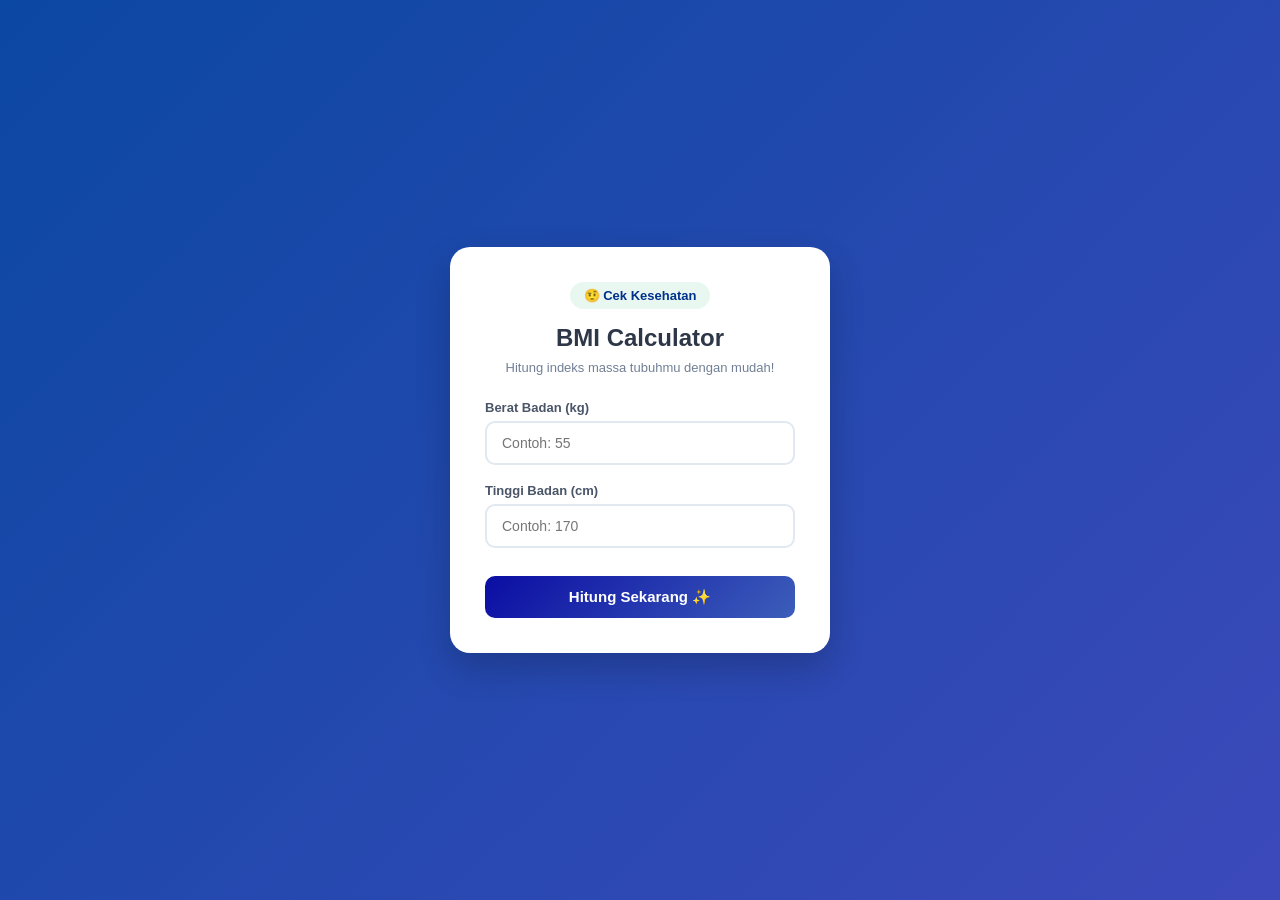
<file: index.html>
<!DOCTYPE html>
<html lang="id">
<head>
  <meta charset="UTF-8">
  <meta name="viewport" content="width=device-width, initial-scale=1.0">
  <title>Kalkulator BMI Sehat</title>
  <link rel="stylesheet" href="style.css">
</head>
<body>

  <div class="calculator-card">
    <div class="badge">🤨 Cek Kesehatan</div>
    <h2>BMI Calculator</h2>
    <p class="subtitle">Hitung indeks massa tubuhmu dengan mudah!</p>

    <div class="input-group">
      <label for="weight">Berat Badan (kg)</label>
      <input type="number" id="weight" placeholder="Contoh: 55">
    </div>

    <div class="input-group">
      <label for="height">Tinggi Badan (cm)</label>
      <input type="number" id="height" placeholder="Contoh: 170">
    </div>

    <button class="btn-calculate">Hitung Sekarang ✨</button>
  </div>

</body>
</html>
</file>
<file: style.css>
* {
  margin: 0;
  padding: 0;
  box-sizing: border-box;
  font-family: 'Segoe UI', Tahoma, Geneva, Verdana, sans-serif;
}

body {
  background: linear-gradient(135deg, #0b48a3 0%, #3c49ba 100%);
  height: 100vh;
  display: flex;
  justify-content: center;
  align-items: center;
}

.calculator-card {
  background: #ffffff;
  padding: 35px;
  border-radius: 20px;
  box-shadow: 0 15px 35px rgba(0, 0, 0, 0.2);
  width: 380px;
  text-align: center;
}

.badge {
  background: #e8f8f0;
  color: #00318d;
  display: inline-block;
  padding: 6px 14px;
  border-radius: 20px;
  font-size: 13px;
  font-weight: 600;
  margin-bottom: 15px;
}

.calculator-card h2 {
  color: #2d3748;
  font-size: 24px;
  margin-bottom: 8px;
}

.subtitle {
  color: #718096;
  font-size: 13px;
  margin-bottom: 25px;
}

.input-group {
  text-align: left;
  margin-bottom: 18px;
}

.input-group label {
  display: block;
  font-size: 13px;
  font-weight: 600;
  color: #4a5568;
  margin-bottom: 6px;
}

.input-group input {
  width: 100%;
  padding: 12px 15px;
  border: 2px solid #e2e8f0;
  border-radius: 10px;
  font-size: 14px;
  outline: none;
  transition: 0.3s;
}

.input-group input:focus {
  border-color: #220ba3;
  box-shadow: 0 0 0 3px rgba(11, 163, 96, 0.15);
}

.btn-calculate {
  width: 100%;
  background: linear-gradient(135deg, #0b0da3 0%, #3c5eba 100%);
  color: white;
  border: none;
  padding: 12px;
  border-radius: 10px;
  font-size: 15px;
  font-weight: 600;
  cursor: pointer;
  transition: 0.3s;
  margin-top: 10px;
}

.btn-calculate:hover {
  opacity: 0.9;
  transform: translateY(-2px);
}
</file>
<file: Untitled-2.css>
* {
  margin: 0;
  padding: 0;
  box-sizing: border-box;
  font-family: 'Segoe UI', Tahoma, Geneva, Verdana, sans-serif;
}

body {
  background: linear-gradient(135deg, #0b48a3 0%, #3c49ba 100%);
  height: 100vh;
  display: flex;
  justify-content: center;
  align-items: center;
}

.calculator-card {
  background: #ffffff;
  padding: 35px;
  border-radius: 20px;
  box-shadow: 0 15px 35px rgba(0, 0, 0, 0.2);
  width: 380px;
  text-align: center;
}

.badge {
  background: #e8f8f0;
  color: #00318d;
  display: inline-block;
  padding: 6px 14px;
  border-radius: 20px;
  font-size: 13px;
  font-weight: 600;
  margin-bottom: 15px;
}

.calculator-card h2 {
  color: #2d3748;
  font-size: 24px;
  margin-bottom: 8px;
}

.subtitle {
  color: #718096;
  font-size: 13px;
  margin-bottom: 25px;
}

.input-group {
  text-align: left;
  margin-bottom: 18px;
}

.input-group label {
  display: block;
  font-size: 13px;
  font-weight: 600;
  color: #4a5568;
  margin-bottom: 6px;
}

.input-group input {
  width: 100%;
  padding: 12px 15px;
  border: 2px solid #e2e8f0;
  border-radius: 10px;
  font-size: 14px;
  outline: none;
  transition: 0.3s;
}

.input-group input:focus {
  border-color: #220ba3;
  box-shadow: 0 0 0 3px rgba(11, 163, 96, 0.15);
}

.btn-calculate {
  width: 100%;
  background: linear-gradient(135deg, #0b0da3 0%, #3c5eba 100%);
  color: white;
  border: none;
  padding: 12px;
  border-radius: 10px;
  font-size: 15px;
  font-weight: 600;
  cursor: pointer;
  transition: 0.3s;
  margin-top: 10px;
}

.btn-calculate:hover {
  opacity: 0.9;
  transform: translateY(-2px);
}
</file>
